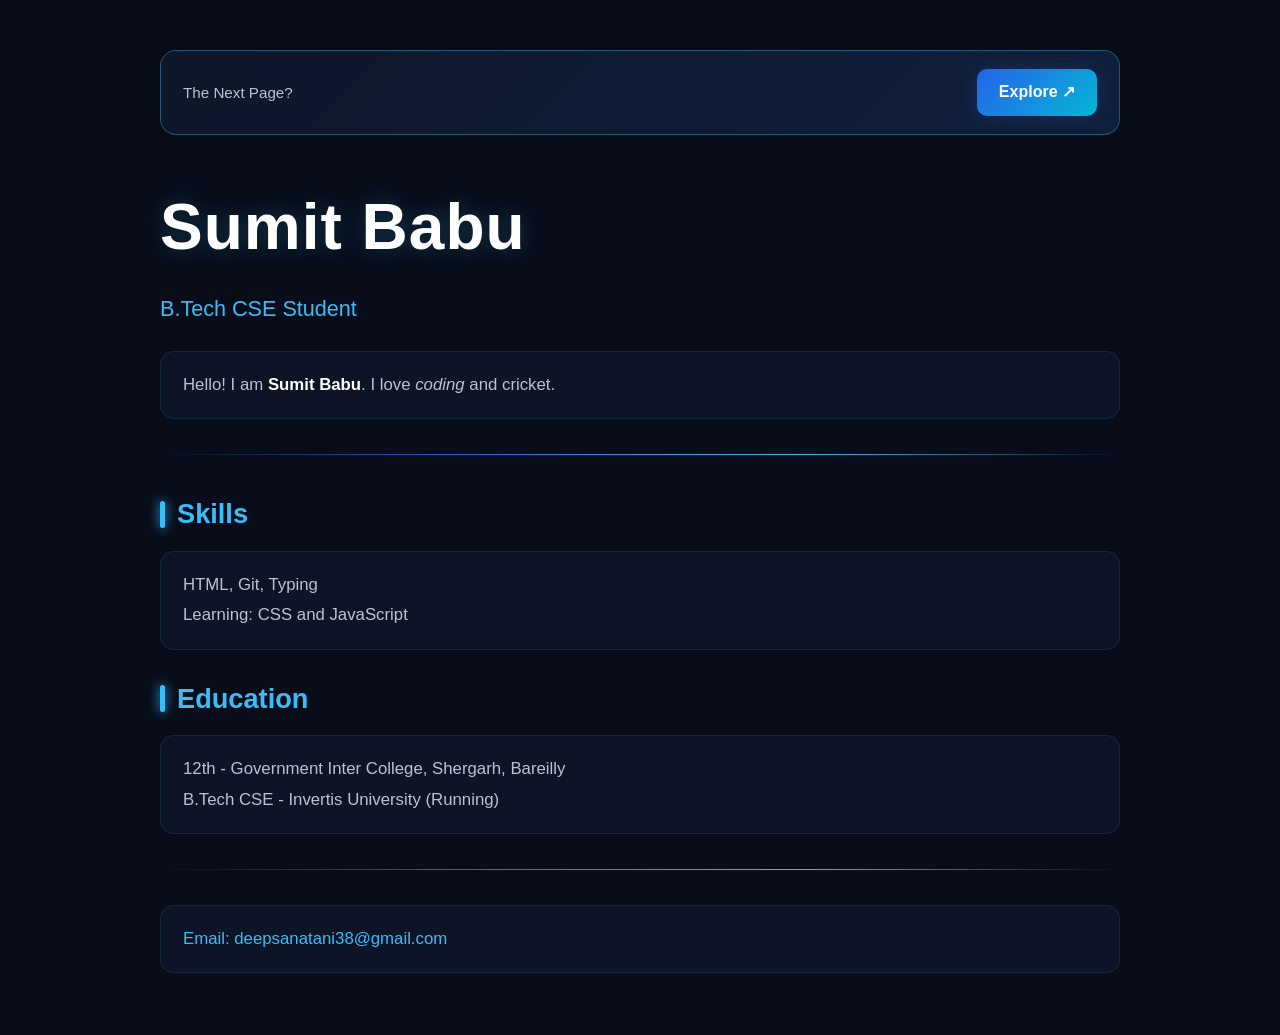
<file: index.html>
<!DOCTYPE html>
<html lang="en">
<head>
    <meta charset="UTF-8">
    <meta name="viewport" content="width=device-width, initial-scale=1.0">
    <title>Sumit Babu - Portfolio</title>
<link rel="stylesheet" href="style.css">

</head>
<body>
<div class="login-box">
    <span>The Next Page?</span>
    <a href="club.html">Explore ↗</a>
</div>

    <h1>Sumit Babu</h1>

    <h2>B.Tech CSE Student</h2>

    <p>Hello! I am <b>Sumit Babu</b>. I love <i>coding</i> and cricket.</p>

    <hr>

    <h1>Skills</h1>
    <p>
        HTML, Git, Typing<br>
        Learning: CSS and JavaScript
    </p>

    <h1>Education</h1>
    <p>
        12th - Government Inter College, Shergarh, Bareilly<br>
        B.Tech CSE - Invertis University (Running)
    </p>

    <hr>

    <p>Email: deepsanatani38@gmail.com</p>

</body>
</html>
</file>
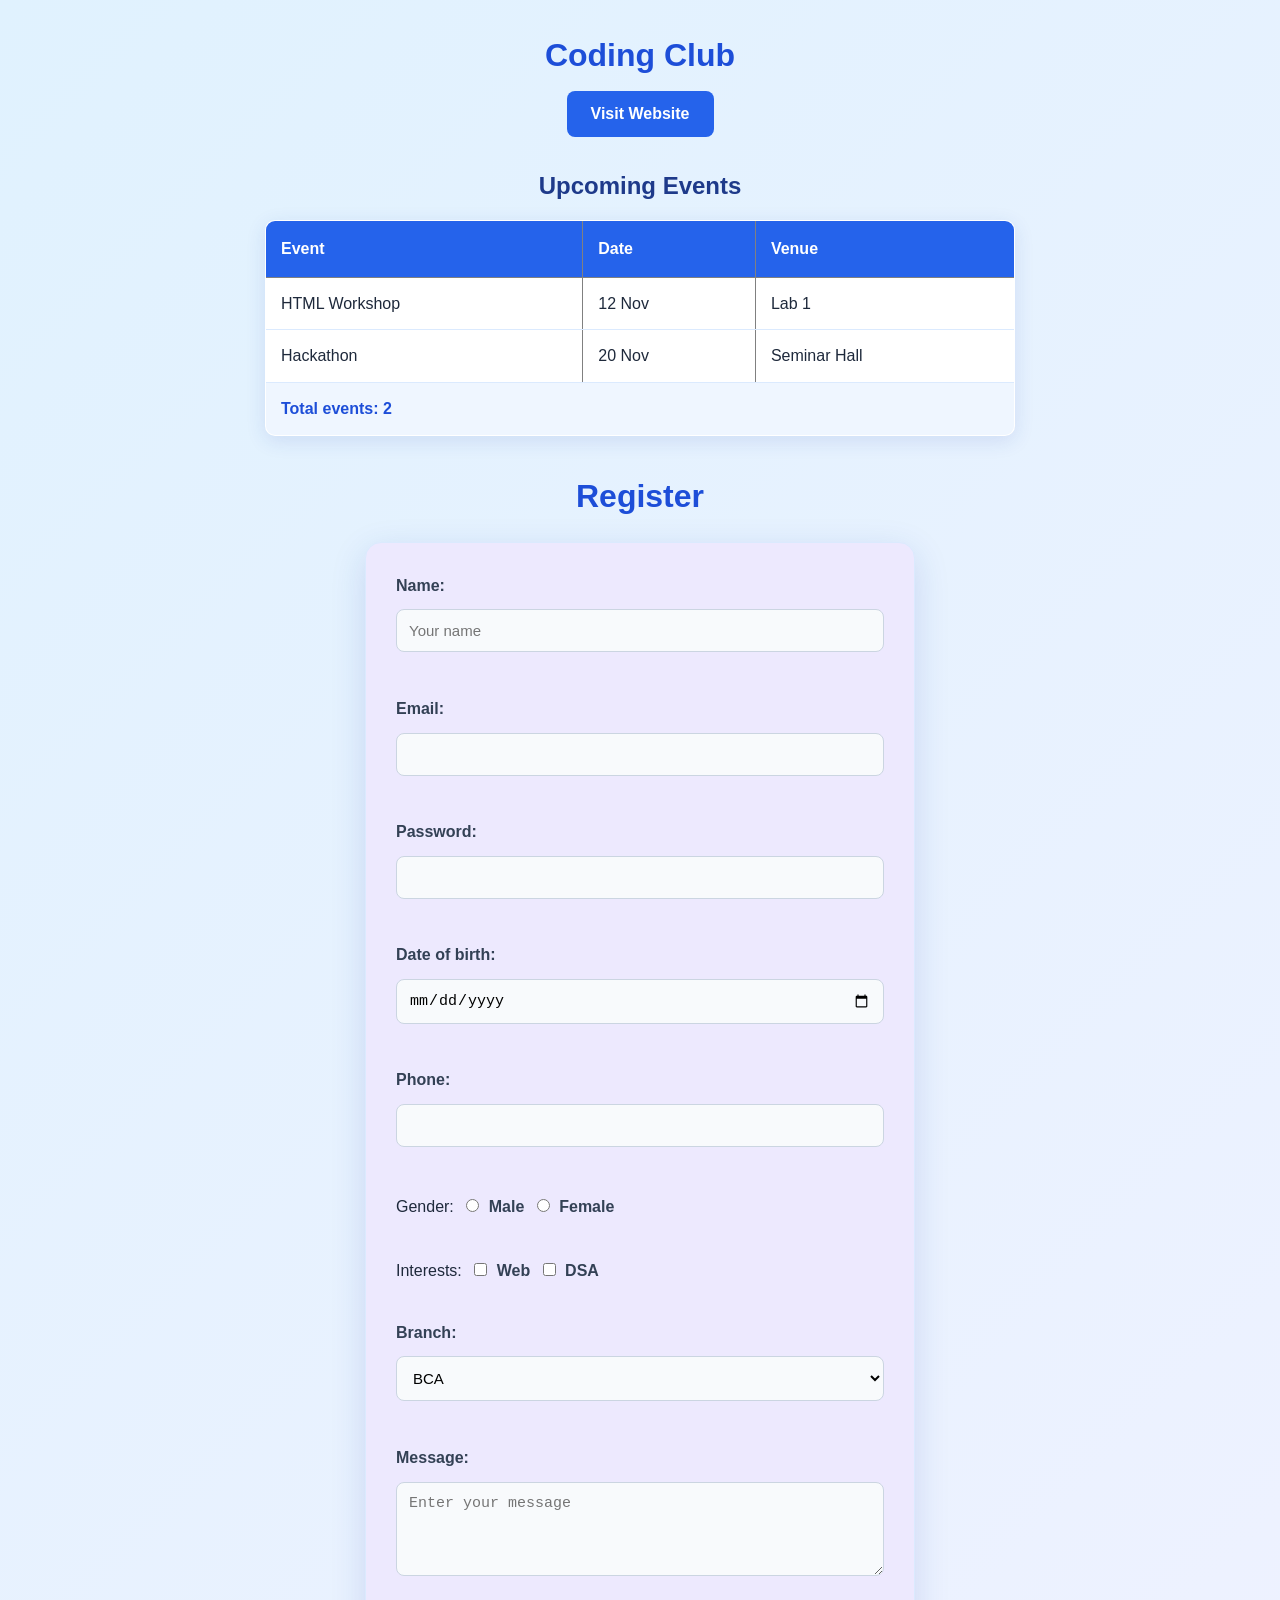
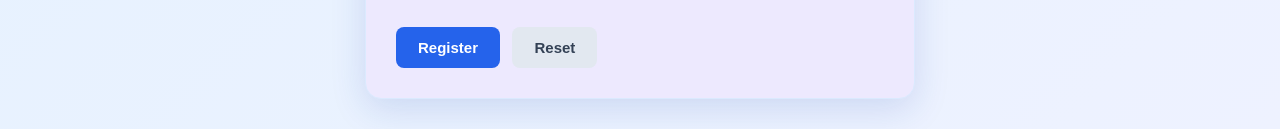
<file: club.html>
<!DOCTYPE html>
<html lang="en">
<head>
    <meta charset="UTF-8">
    <meta name="viewport" content="width=device-width, initial-scale=1.0">
    <title>Coding Club Registration</title>
<link rel="stylesheet" href="club.css">
</head>
<body>

    <h2>Coding Club</h2>
    <a href="https://www.google.com" target="_blank">
        Visit Website
    </a>
    <h2>Upcoming Events</h2>

    <table border="1">
        <tr>
            <th>Event</th>
            <th>Date</th>
            <th>Venue</th>
        </tr>

        <tr>
            <td>HTML Workshop</td>
            <td>12 Nov</td>
            <td>Lab 1</td>
        </tr>

        <tr>
            <td>Hackathon</td>
            <td>20 Nov</td>
            <td>Seminar Hall</td>
        </tr>

        <tr>
            <td colspan="3">Total events: 2</td>
        </tr>
    </table>
    <h1>Register</h1>

    <form action="#" method="post">

        <label for="name">Name:</label>
        <input type="text" id="name" name="name"
               placeholder="Your name">
        <br><br>

        <label for="email">Email:</label>
        <input type="email" id="email" name="email">
        <br><br>

        <label for="password">Password:</label>
        <input type="password" id="password" name="password">
        <br><br>

        <label for="dob">Date of birth:</label>
        <input type="date" id="dob" name="dob">
        <br><br>

        <label for="phone">Phone:</label>
        <input type="tel" id="phone" name="phone">
        <br><br>

        Gender:
        <input type="radio" id="male" name="gender" value="Male">
        <label for="male">Male</label>

        <input type="radio" id="female" name="gender" value="Female">
        <label for="female">Female</label>
        <br><br>

        Interests:
        <input type="checkbox" id="web" name="interests" value="Web">
        <label for="web">Web</label>

        <input type="checkbox" id="dsa" name="interests" value="DSA">
        <label for="dsa">DSA</label>
        <br><br>

        <label for="branch">Branch:</label>
        <select id="branch" name="branch">
            <option value="BCA">BCA</option>
            <option value="BTech CSE">B.Tech CSE</option>
            <option value="BBA">BBA</option>
            <option value="MCA">MCA</option>
        </select>
        <br><br>

        <label for="message">Message:</label>
        <br>
        <textarea id="message" name="message"
                  rows="4" cols="30"
                  placeholder="Enter your message"></textarea>
        <br><br>

        <button type="submit">Register</button>
        <button type="reset">Reset</button>

    </form>

</body>
</html>
</file>
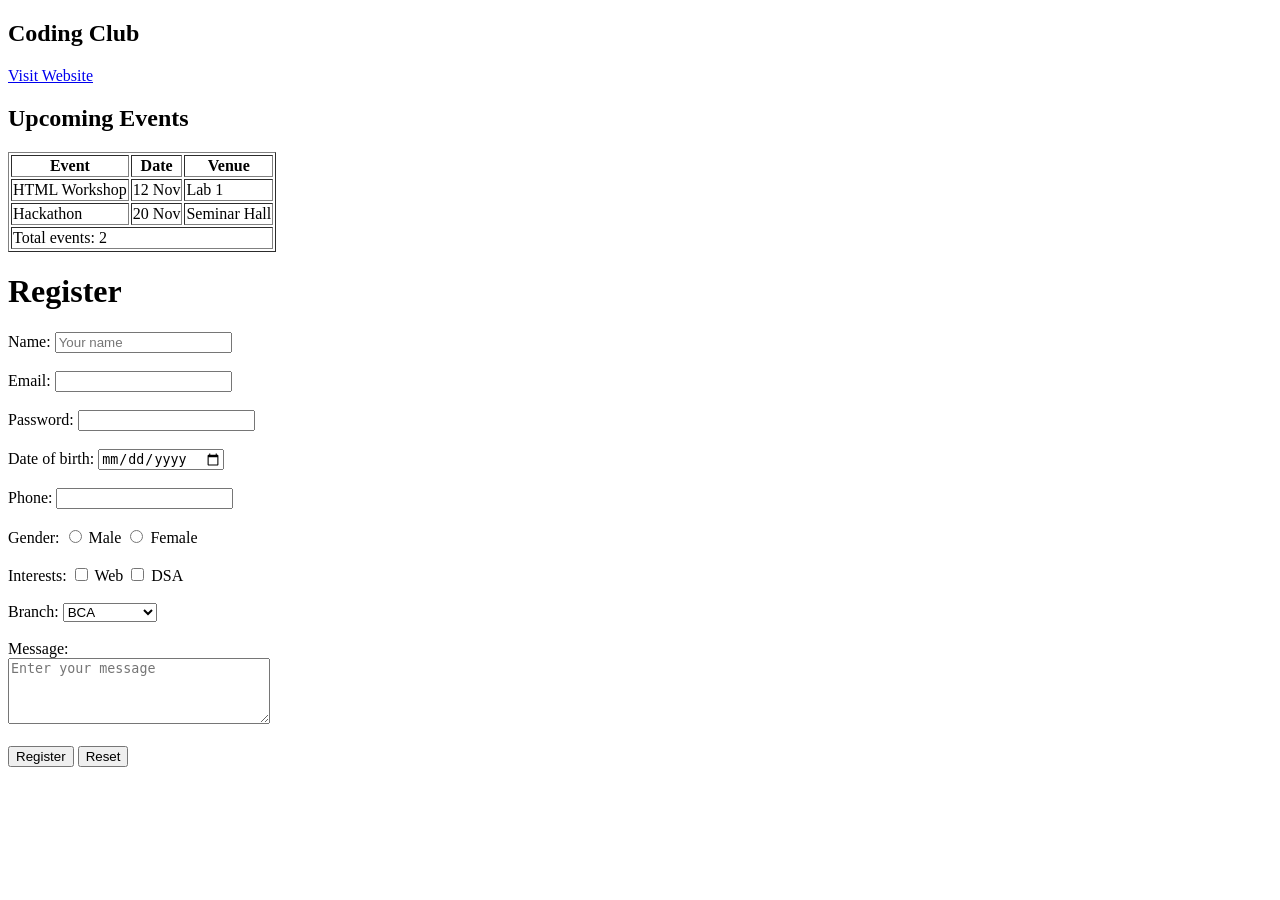
<file: My club/Club.html>
<!DOCTYPE html>
<html lang="en">
<head>
    <meta charset="UTF-8">
    <meta name="viewport" content="width=device-width, initial-scale=1.0">
    <title>Coding Club Registration</title>
</head>
<body>

    <h2>Coding Club</h2>
    <a href="https://www.google.com" target="_blank">
        Visit Website
    </a>
    <h2>Upcoming Events</h2>

    <table border="1">
        <tr>
            <th>Event</th>
            <th>Date</th>
            <th>Venue</th>
        </tr>

        <tr>
            <td>HTML Workshop</td>
            <td>12 Nov</td>
            <td>Lab 1</td>
        </tr>

        <tr>
            <td>Hackathon</td>
            <td>20 Nov</td>
            <td>Seminar Hall</td>
        </tr>

        <tr>
            <td colspan="3">Total events: 2</td>
        </tr>
    </table>
    <h1>Register</h1>

    <form action="#" method="post">

        <label for="name">Name:</label>
        <input type="text" id="name" name="name"
               placeholder="Your name">
        <br><br>

        <label for="email">Email:</label>
        <input type="email" id="email" name="email">
        <br><br>

        <label for="password">Password:</label>
        <input type="password" id="password" name="password">
        <br><br>

        <label for="dob">Date of birth:</label>
        <input type="date" id="dob" name="dob">
        <br><br>

        <label for="phone">Phone:</label>
        <input type="tel" id="phone" name="phone">
        <br><br>

        Gender:
        <input type="radio" id="male" name="gender" value="Male">
        <label for="male">Male</label>

        <input type="radio" id="female" name="gender" value="Female">
        <label for="female">Female</label>
        <br><br>

        Interests:
        <input type="checkbox" id="web" name="interests" value="Web">
        <label for="web">Web</label>

        <input type="checkbox" id="dsa" name="interests" value="DSA">
        <label for="dsa">DSA</label>
        <br><br>

        <label for="branch">Branch:</label>
        <select id="branch" name="branch">
            <option value="BCA">BCA</option>
            <option value="BTech CSE">B.Tech CSE</option>
            <option value="BBA">BBA</option>
            <option value="MCA">MCA</option>
        </select>
        <br><br>

        <label for="message">Message:</label>
        <br>
        <textarea id="message" name="message"
                  rows="4" cols="30"
                  placeholder="Enter your message"></textarea>
        <br><br>

        <button type="submit">Register</button>
        <button type="reset">Reset</button>

    </form>

</body>
</html>
</file>
<file: style.css>
* {
  margin: 0;
  padding: 0;
  box-sizing: border-box;
  }

html {
scroll-behavior: smooth;
}

body {
font-family: 'Segoe UI', Arial, sans-serif;
background: #080d19;
color: #e5eaf5;
min-height: 100vh;
padding: 50px 20px;
line-height: 1.8;
max-width: 1000px;
margin: auto;
}

head {
display: none;
}

h1:first-of-type {
font-size: clamp(2.5rem, 7vw, 4rem);
font-weight: 800;
letter-spacing: 1px;
color: #ffffff;
margin-top: 30px;
margin-bottom: 5px;
text-shadow: 0 0 25px rgba(56, 189, 248, 0.25);
}

h2 {
color: #38bdf8;
font-size: 1.35rem;
font-weight: 500;
margin-bottom: 22px;
}

p {
color: #b8c3d9;
font-size: 1.05rem;
margin: 12px 0;
}

b {
color: #ffffff;
}

hr {
border: none;
height: 1px;
background: linear-gradient(
90deg,
transparent,
#2563eb,
#38bdf8,
transparent
);
margin: 35px 0;
}

h1:not(:first-of-type) {
font-size: 1.7rem;
color: #38bdf8;
margin-top: 25px;
margin-bottom: 12px;
display: flex;
align-items: center;
gap: 12px;
}

h1:not(:first-of-type)::before {
content: "";
display: inline-block;
width: 5px;
height: 27px;
border-radius: 5px;
background: #38bdf8;
box-shadow: 0 0 12px #38bdf8;
}

a {
display: inline-block;
float: right;
text-decoration: none;
color: #ffffff;
background: linear-gradient(135deg, #2563eb, #06b6d4);
padding: 9px 24px;
border-radius: 10px;
font-weight: 600;
box-shadow: 0 0 18px rgba(37, 99, 235, 0.25);
transition: 0.3s ease;
}

a:hover {
transform: translateY(-3px);
box-shadow: 0 0 25px rgba(56, 189, 248, 0.5);
}

body > p {
background: rgba(15, 23, 42, 0.75);
border: 1px solid rgba(56, 189, 248, 0.12);
padding: 18px 22px;
border-radius: 14px;
transition: 0.3s ease;
}

body > p:hover {
border-color: rgba(56, 189, 248, 0.45);
transform: translateY(-2px);
}
body > p:last-child {
margin-top: 35px;
color: #38bdf8;
overflow-wrap: anywhere;
}
@media (max-width: 600px) {
body {
padding: 25px 16px;
}

h1:first-of-type {
    font-size: 2.3rem;
    margin-top: 40px;
}

h2 {
    font-size: 1.15rem;
}

p {
    font-size: 0.95rem;
}

h1:not(:first-of-type) {
    font-size: 1.45rem;
}

body > p {
    padding: 14px 16px;
}

}


.login-box {
display: flex;
align-items: center;
justify-content: space-between;
gap: 15px;
flex-wrap: wrap;

background: linear-gradient(
    135deg,
    rgba(15, 23, 42, 0.95),
    rgba(17, 35, 65, 0.85)
);

border: 1px solid rgba(56, 189, 248, 0.35);
border-radius: 16px;
padding: 18px 22px;
margin-bottom: 35px;

box-shadow: 0 8px 30px rgba(0, 0, 0, 0.2);
transition: all 0.3s ease;

}

.login-box:hover {
border-color: #38bdf8;
box-shadow: 0 0 22px rgba(56, 189, 248, 0.15);
transform: translateY(-3px);
}

.login-box span {
color: #b8c3d9;
font-size: 0.95rem;
}

.login-box a {
float: none;
display: inline-block;
flex-shrink: 0;
text-decoration: none;
color: #ffffff;
background: linear-gradient(135deg, #2563eb, #06b6d4);
padding: 9px 22px;
border-radius: 10px;
font-weight: 700;
transition: all 0.3s ease;
}

.login-box a:hover {
background: linear-gradient(135deg, #1d4ed8, #0891b2);
box-shadow: 0 0 18px rgba(56, 189, 248, 0.4);
transform: translateY(-2px);
}
</file>
<file: club.css>
* {
    box-sizing: border-box;
    margin: 0;
    padding: 0;
}

body {
    font-family: Arial, sans-serif;
    background: linear-gradient(135deg, #e0f2fe, #eef2ff);
    color: #1e293b;
    padding: 30px 15px;
    line-height: 1.6;
}

h2:first-of-type {
    text-align: center;
    color: #1d4ed8;
    font-size: 32px;
    margin-bottom: 10px;
}

a {
    display: block;
    width: fit-content;
    margin: 0 auto 30px;
    padding: 10px 24px;
    background: #2563eb;
    color: white;
    text-decoration: none;
    border-radius: 8px;
    font-weight: bold;
    transition: 0.3s;
}

a:hover {
    background: #1e40af;
    transform: translateY(-2px);
}

h2:nth-of-type(2) {
    text-align: center;
    color: #1e3a8a;
    margin-bottom: 15px;
}

table {
    width: 100%;
    max-width: 750px;
    margin: 0 auto 35px;
    border-collapse: collapse;
    background: white;
    border-radius: 10px;
    overflow: hidden;
    box-shadow: 0 5px 20px rgba(30, 64, 175, 0.12);
}

th {
    background: #2563eb;
    color: white;
    padding: 15px;
    text-align: left;
}

td {
    padding: 13px 15px;
    border-bottom: 1px solid #dbeafe;
}

tr:hover td {
    background: #eff6ff;
}

td[colspan="3"] {
    font-weight: bold;
    color: #1d4ed8;
    background: #eff6ff;
}

h1 {
    text-align: center;
    color: #1d4ed8;
    margin-bottom: 20px;
    font-size: 32px;
}

form {
    max-width: 550px;
    margin: 0 auto;
    padding: 30px;
    background: #ede9fe;
    border-radius: 16px;
    box-shadow: 0 10px 35px rgba(30, 64, 175, 0.15);
    border: 1px solid #dbeafe;
}

label {
    display: inline-block;
    font-weight: 600;
    margin-bottom: 6px;
    color: #334155;
}

input[type="text"],
input[type="email"],
input[type="password"],
input[type="date"],
input[type="tel"],
select,
textarea {
    width: 100%;
    padding: 12px;
    margin: 5px 0 18px;
    border: 1px solid #cbd5e1;
    border-radius: 8px;
    font-size: 15px;
    background: #f8fafc;
    outline: none;
    transition: 0.3s;
}

input:focus,
select:focus,
textarea:focus {
    border-color: #2563eb;
    background: white;
    box-shadow: 0 0 0 3px rgba(37, 99, 235, 0.12);
}

input[type="radio"],
input[type="checkbox"] {
    accent-color: #2563eb;
    margin: 8px 5px 18px 8px;
    cursor: pointer;
}

textarea {
    resize: vertical;
}

button {
    padding: 12px 22px;
    border: none;
    border-radius: 8px;
    font-size: 15px;
    font-weight: bold;
    cursor: pointer;
    transition: 0.3s;
}

button[type="submit"] {
    background: #2563eb;
    color: white;
    margin-right: 8px;
}

button[type="submit"]:hover {
    background: #1e40af;
    transform: translateY(-2px);
}

button[type="reset"] {
    background: #e2e8f0;
    color: #334155;
}

button[type="reset"]:hover {
    background: #cbd5e1;
}

@media (max-width: 600px) {
    body {
        padding: 20px 12px;
    }

    form {
        padding: 20px 16px;
    }

    table {
        font-size: 13px;
    }

    th,
    td {
        padding: 10px 8px;
    }

    h1,
    h2:first-of-type {
        font-size: 26px;
    }
}
</file>
